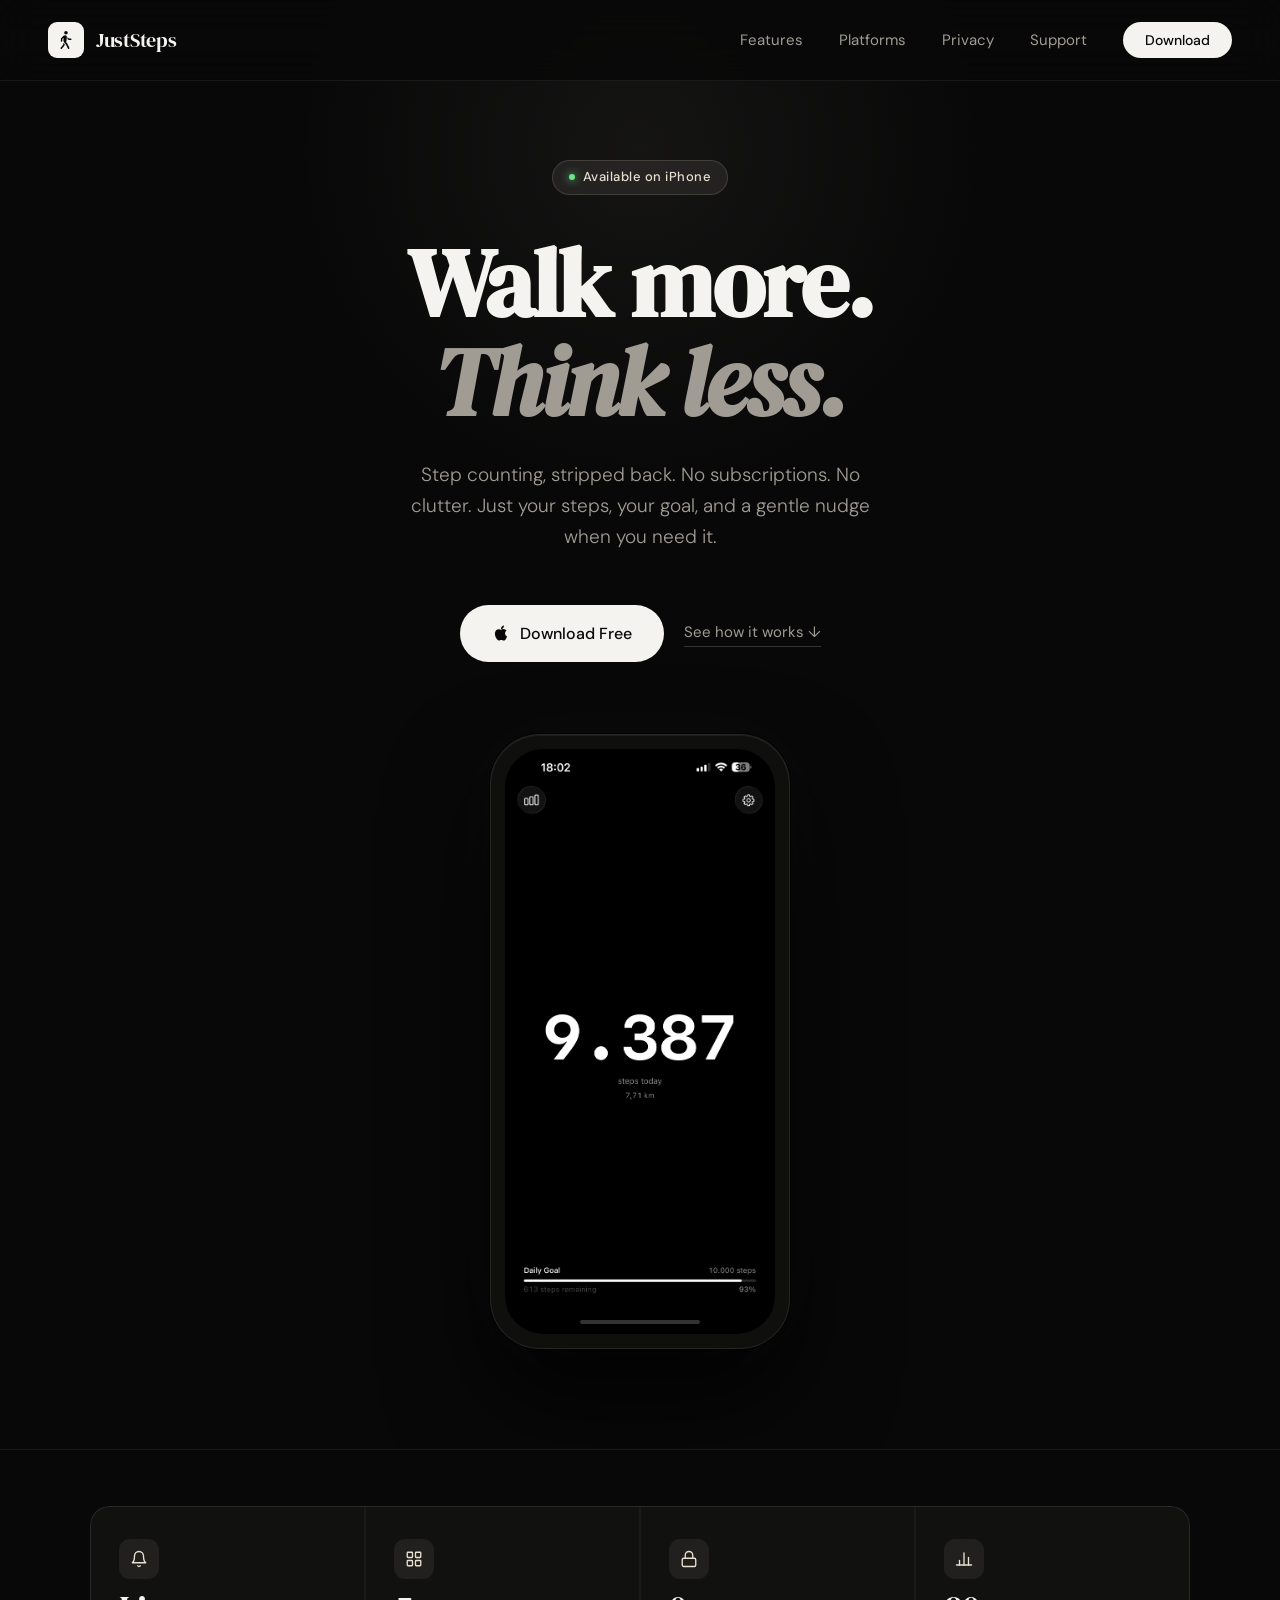
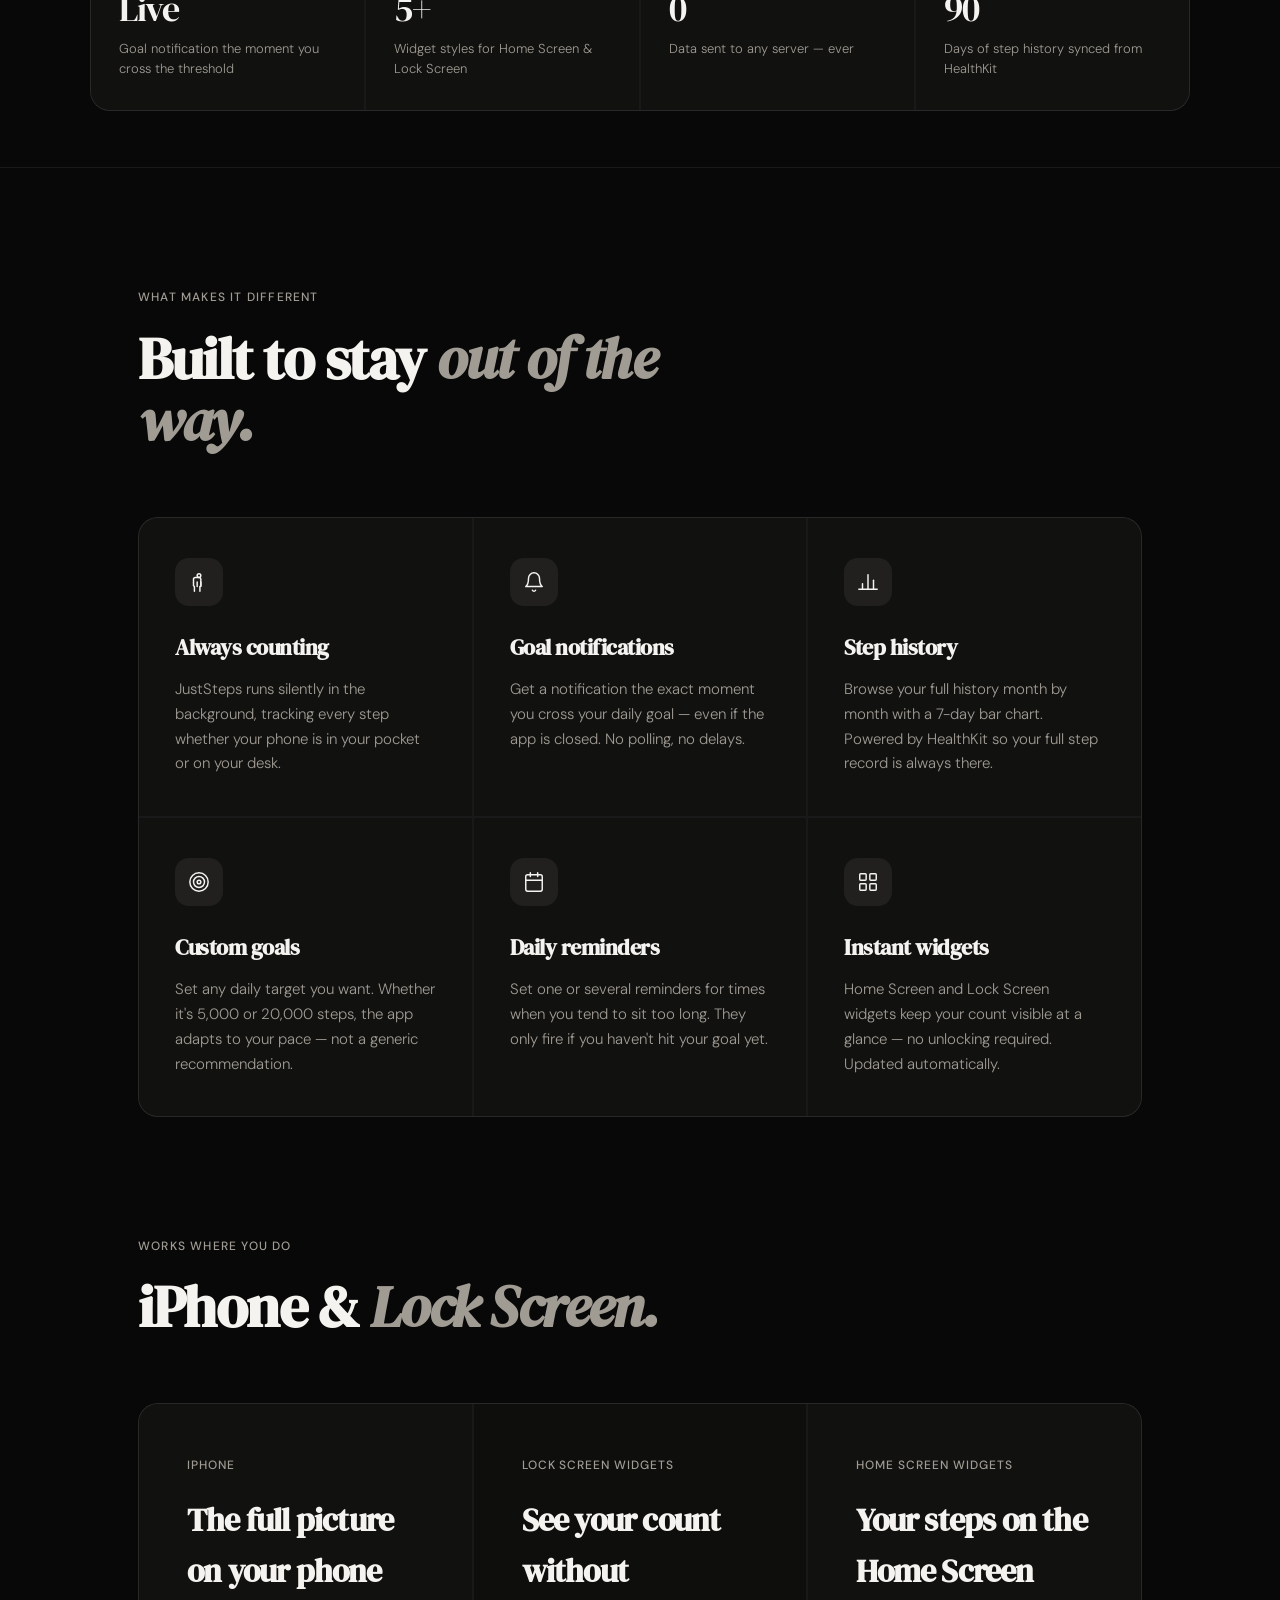
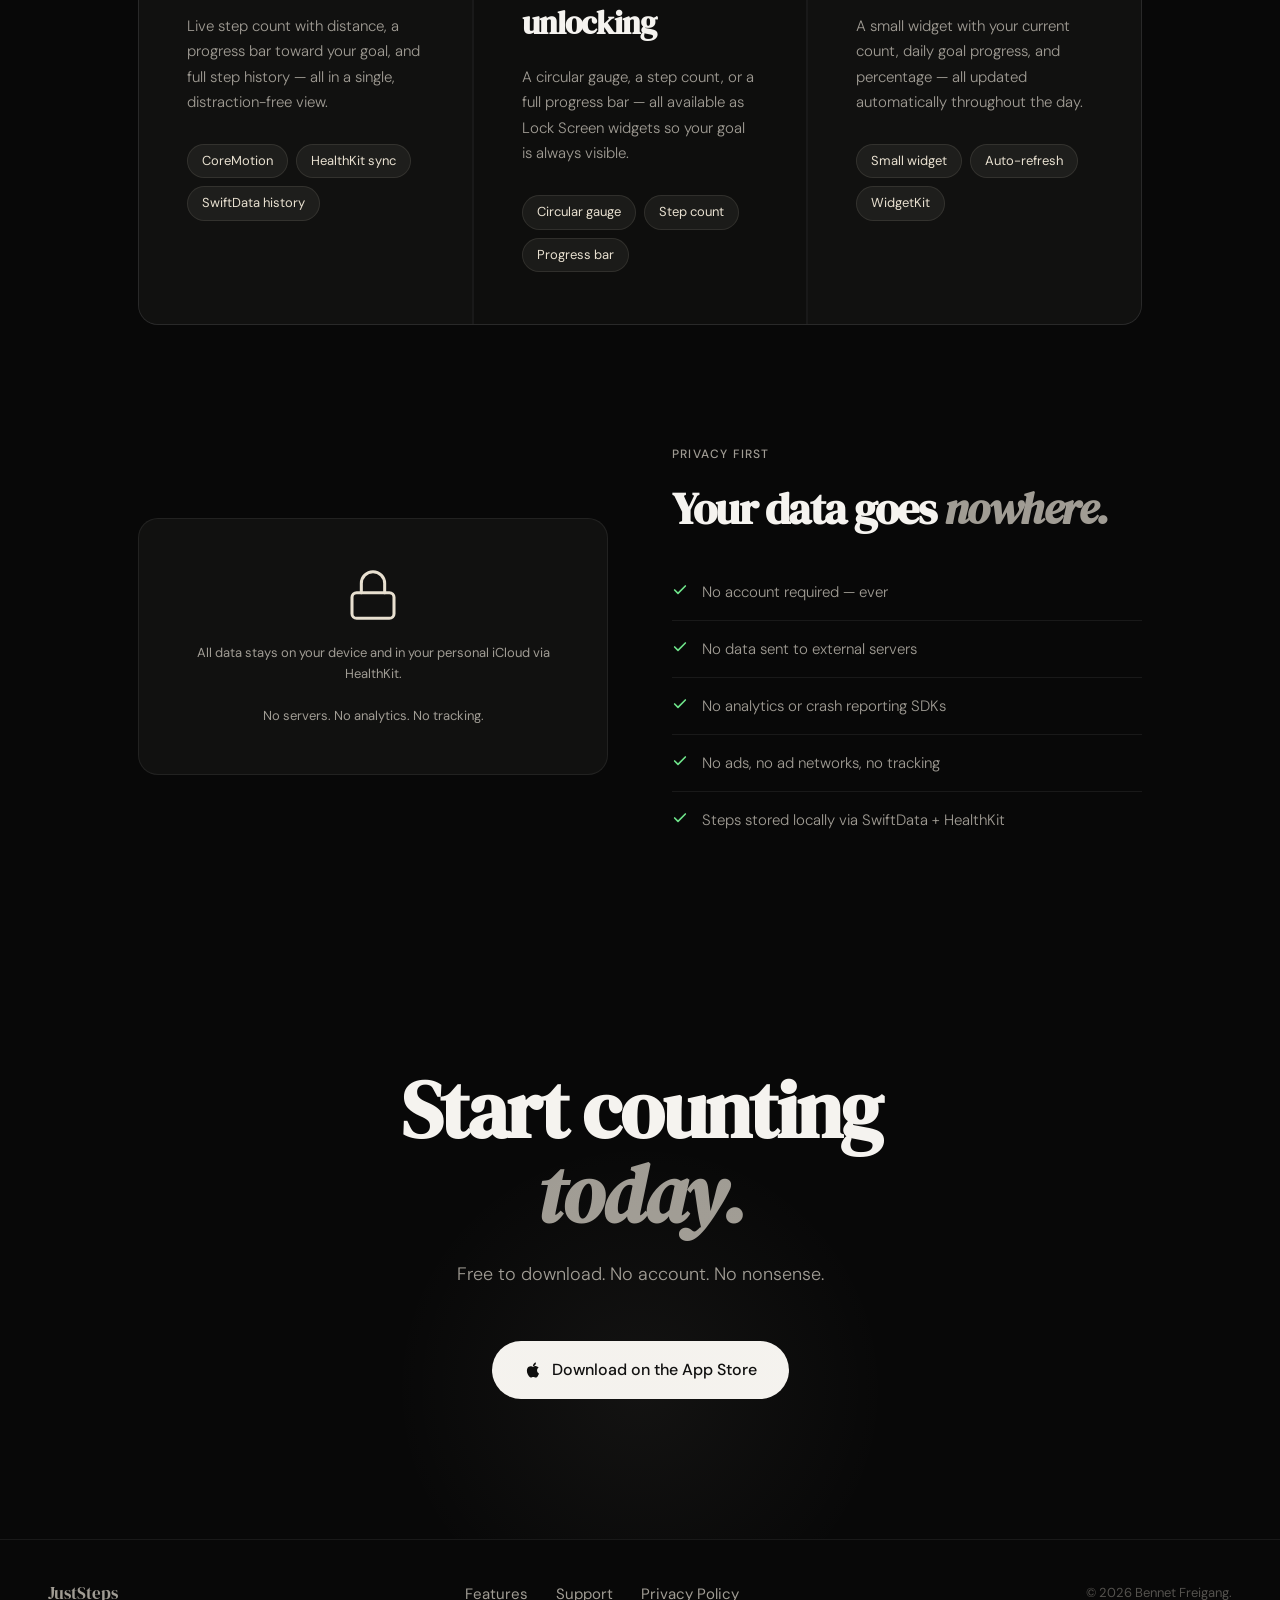
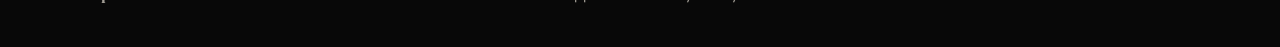
<file: index.html>
<!DOCTYPE html>
<html lang="en">

<head>
  <meta charset="UTF-8" />
  <meta name="viewport" content="width=device-width, initial-scale=1.0" />
  <title>JustSteps — Step Counter for iPhone</title>
  <meta name="description"
    content="Step counting, stripped back. No subscriptions. No clutter. Just your steps, your goal, and a gentle nudge when you need it." />
  <link rel="stylesheet" href="assets/css/main.css">
  <link rel="stylesheet" href="assets/css/index.css">
</head>

<body>

  <!-- NAV -->
  <nav>
    <a href="index.html" class="nav-logo">
      <span class="nav-icon">
        <svg viewBox="0 0 877 1418" fill="none" xmlns="http://www.w3.org/2000/svg">
          <path d="M108.315 1394.53L303.628 1161.62C323.159 1139.16 325.601 1133.79 332.925 1109.86L350.015 1058.59L246.011 928.711L212.808 1082.03L19.4487 1311.04C-42.0747 1383.3 57.5347 1454.59 108.315 1394.53ZM585.855 1375.49C625.405 1456.05 744.546 1406.74 701.089 1319.34L568.276 1049.8C558.511 1029.79 544.351 1008.3 531.655 990.723L447.183 870.605L453.042 852.539C475.991 785.645 484.292 744.629 488.687 678.223L502.358 490.234C508.706 399.902 455.483 333.008 364.663 333.008C296.792 333.008 250.405 368.164 186.929 429.688L87.8081 527.832C55.5816 559.57 44.3511 585.449 41.4214 627.441L29.7027 781.738C26.773 819.824 47.7691 847.168 83.4136 848.145C119.546 850.586 141.03 829.59 144.448 788.574L159.097 619.629L206.948 576.66C224.526 560.547 248.94 570.801 246.987 589.355L236.245 732.422C230.386 804.199 247.476 838.379 297.28 900.391L429.116 1065.43C442.3 1082.52 443.765 1088.87 449.136 1099.61L585.855 1375.49ZM811.44 587.891H661.05L560.464 476.562L550.698 632.812L593.667 675.781C615.151 697.266 632.73 703.613 671.305 703.613H811.44C850.503 703.613 876.383 681.152 876.383 645.508C876.383 610.352 850.015 587.891 811.44 587.891ZM436.929 273.926C513.101 273.926 574.136 212.891 574.136 136.719C574.136 61.0352 513.101 0 436.929 0C361.245 0 299.722 61.0352 299.722 136.719C299.722 212.891 361.245 273.926 436.929 273.926Z" fill="#080808" />
        </svg>
      </span>
      JustSteps
    </a>
    <ul>
      <li><a href="#features">Features</a></li>
      <li><a href="#platforms">Platforms</a></li>
      <li><a href="#privacy">Privacy</a></li>
      <li><a href="support.html">Support</a></li>
      <li><a href="https://apps.apple.com/app/just-steps-step-tracker/id6760553769" class="nav-cta">Download</a></li>
    </ul>
  </nav>

  <!-- HERO -->
  <section class="hero">
    <div class="hero-glow"></div>
    <div class="hero-kicker">Available on iPhone</div>
    <h1>Walk more.<br><em>Think less.</em></h1>
    <p class="hero-sub">Step counting, stripped back. No subscriptions. No clutter. Just your steps, your goal, and a gentle nudge when you need it.</p>
    <div class="hero-actions">
      <a href="https://apps.apple.com/app/just-steps-step-tracker/id6760553769" class="btn-primary">
        <svg width="18" height="18" viewBox="0 0 24 24" fill="currentColor"><path d="M18.71 19.5c-.83 1.24-1.71 2.45-3.05 2.47-1.34.03-1.77-.79-3.29-.79-1.53 0-2 .77-3.27.82-1.31.05-2.3-1.32-3.14-2.53C4.25 17 2.94 12.45 4.7 9.39c.87-1.52 2.43-2.48 4.12-2.51 1.28-.02 2.5.87 3.29.87.78 0 2.26-1.07 3.8-.91.65.03 2.47.26 3.64 1.98-.09.06-2.17 1.28-2.15 3.81.03 3.02 2.65 4.03 2.68 4.04-.03.07-.42 1.44-1.38 2.83M13 3.5c.73-.83 1.94-1.46 2.94-1.5.13 1.17-.34 2.35-1.04 3.19-.69.85-1.83 1.51-2.95 1.42-.15-1.15.41-2.35 1.05-3.11z"/></svg>
        Download Free
      </a>
      <a href="#features" class="btn-secondary">See how it works ↓</a>
    </div>

    <div class="hero-phone">
      <div class="phone-frame">
        <div class="phone-screen">
          <div class="phone-island"></div>
          <img src="assets/img/IMG_6629.PNG" alt="JustSteps App Screenshot" class="phone-screenshot">
          <div class="phone-home-indicator"></div>
        </div>
      </div>
    </div>
  </section>

  <!-- HIGHLIGHTS -->
  <div class="stats-strip reveal">
    <div class="stats-inner">

      <div class="stat-item">
        <div class="stat-icon">
          <svg width="18" height="18" viewBox="0 0 24 24" fill="none" stroke="currentColor" stroke-width="1.8" stroke-linecap="round" stroke-linejoin="round"><path d="M18 8A6 6 0 0 0 6 8c0 7-3 9-3 9h18s-3-2-3-9"/><path d="M13.73 21a2 2 0 0 1-3.46 0"/></svg>
        </div>
        <div class="stat-number">Live</div>
        <div class="stat-label">Goal notification the moment you cross the threshold</div>
      </div>

      <div class="stat-item">
        <div class="stat-icon">
          <svg width="18" height="18" viewBox="0 0 24 24" fill="none" stroke="currentColor" stroke-width="1.8" stroke-linecap="round" stroke-linejoin="round"><rect x="3" y="3" width="7" height="7" rx="1"/><rect x="14" y="3" width="7" height="7" rx="1"/><rect x="3" y="14" width="7" height="7" rx="1"/><rect x="14" y="14" width="7" height="7" rx="1"/></svg>
        </div>
        <div class="stat-number">5+</div>
        <div class="stat-label">Widget styles for Home Screen &amp; Lock Screen</div>
      </div>

      <div class="stat-item">
        <div class="stat-icon">
          <svg width="18" height="18" viewBox="0 0 24 24" fill="none" stroke="currentColor" stroke-width="1.8" stroke-linecap="round" stroke-linejoin="round"><rect x="3" y="11" width="18" height="11" rx="2"/><path d="M7 11V7a5 5 0 0 1 10 0v4"/></svg>
        </div>
        <div class="stat-number">0</div>
        <div class="stat-label">Data sent to any server — ever</div>
      </div>

      <div class="stat-item">
        <div class="stat-icon">
          <svg width="18" height="18" viewBox="0 0 24 24" fill="none" stroke="currentColor" stroke-width="1.8" stroke-linecap="round" stroke-linejoin="round"><line x1="18" y1="20" x2="18" y2="10"/><line x1="12" y1="20" x2="12" y2="4"/><line x1="6" y1="20" x2="6" y2="14"/><line x1="2" y1="20" x2="22" y2="20"/></svg>
        </div>
        <div class="stat-number">90</div>
        <div class="stat-label">Days of step history synced from HealthKit</div>
      </div>

    </div>
  </div>

  <!-- FEATURES -->
  <section class="section" id="features">
    <div class="section-label reveal">What makes it different</div>
    <h2 class="section-title reveal">Built to stay <em>out of the way.</em></h2>
    <div class="features-grid reveal">

      <div class="feature-card">
        <div class="feature-icon">
          <svg width="22" height="22" viewBox="0 0 24 24" fill="none" stroke="currentColor" stroke-width="1.6" stroke-linecap="round" stroke-linejoin="round">
            <circle cx="12" cy="5" r="2"/><path d="M7 22v-5l-1-1V9a2 2 0 0 1 2-2h4a2 2 0 0 1 2 2v7l-1 1v5"/><line x1="10" y1="12" x2="10" y2="17"/><line x1="14" y1="12" x2="14" y2="17"/>
          </svg>
        </div>
        <h3>Always counting</h3>
        <p>JustSteps runs silently in the background, tracking every step whether your phone is in your pocket or on your desk.</p>
      </div>

      <div class="feature-card">
        <div class="feature-icon">
          <svg width="22" height="22" viewBox="0 0 24 24" fill="none" stroke="currentColor" stroke-width="1.6" stroke-linecap="round" stroke-linejoin="round">
            <path d="M18 8A6 6 0 0 0 6 8c0 7-3 9-3 9h18s-3-2-3-9"/><path d="M13.73 21a2 2 0 0 1-3.46 0"/>
          </svg>
        </div>
        <h3>Goal notifications</h3>
        <p>Get a notification the exact moment you cross your daily goal — even if the app is closed. No polling, no delays.</p>
      </div>

      <div class="feature-card">
        <div class="feature-icon">
          <svg width="22" height="22" viewBox="0 0 24 24" fill="none" stroke="currentColor" stroke-width="1.6" stroke-linecap="round" stroke-linejoin="round">
            <line x1="18" y1="20" x2="18" y2="10"/><line x1="12" y1="20" x2="12" y2="4"/><line x1="6" y1="20" x2="6" y2="14"/><line x1="2" y1="20" x2="22" y2="20"/>
          </svg>
        </div>
        <h3>Step history</h3>
        <p>Browse your full history month by month with a 7-day bar chart. Powered by HealthKit so your full step record is always there.</p>
      </div>

      <div class="feature-card">
        <div class="feature-icon">
          <svg width="22" height="22" viewBox="0 0 24 24" fill="none" stroke="currentColor" stroke-width="1.6" stroke-linecap="round" stroke-linejoin="round">
            <circle cx="12" cy="12" r="10"/><circle cx="12" cy="12" r="6"/><circle cx="12" cy="12" r="2"/>
          </svg>
        </div>
        <h3>Custom goals</h3>
        <p>Set any daily target you want. Whether it's 5,000 or 20,000 steps, the app adapts to your pace — not a generic recommendation.</p>
      </div>

      <div class="feature-card">
        <div class="feature-icon">
          <svg width="22" height="22" viewBox="0 0 24 24" fill="none" stroke="currentColor" stroke-width="1.6" stroke-linecap="round" stroke-linejoin="round">
            <rect x="3" y="4" width="18" height="18" rx="2" ry="2"/><line x1="16" y1="2" x2="16" y2="6"/><line x1="8" y1="2" x2="8" y2="6"/><line x1="3" y1="10" x2="21" y2="10"/>
          </svg>
        </div>
        <h3>Daily reminders</h3>
        <p>Set one or several reminders for times when you tend to sit too long. They only fire if you haven't hit your goal yet.</p>
      </div>

      <div class="feature-card">
        <div class="feature-icon">
          <svg width="22" height="22" viewBox="0 0 24 24" fill="none" stroke="currentColor" stroke-width="1.6" stroke-linecap="round" stroke-linejoin="round">
            <rect x="3" y="3" width="7" height="7" rx="1"/><rect x="14" y="3" width="7" height="7" rx="1"/><rect x="3" y="14" width="7" height="7" rx="1"/><rect x="14" y="14" width="7" height="7" rx="1"/>
          </svg>
        </div>
        <h3>Instant widgets</h3>
        <p>Home Screen and Lock Screen widgets keep your count visible at a glance — no unlocking required. Updated automatically.</p>
      </div>

    </div>
  </section>

  <!-- PLATFORMS -->
  <section class="section" id="platforms" style="padding-top: 0;">
    <div class="section-label reveal">Works where you do</div>
    <h2 class="section-title reveal">iPhone &amp; <em>Lock Screen.</em></h2>
    <div class="platform-grid platform-grid--three reveal">

      <div class="platform-card">
        <div class="platform-eyebrow">iPhone</div>
        <h3>The full picture on your phone</h3>
        <p>Live step count with distance, a progress bar toward your goal, and full step history — all in a single, distraction-free view.</p>
        <div class="platform-pill-list">
          <span class="platform-pill">CoreMotion</span>
          <span class="platform-pill">HealthKit sync</span>
          <span class="platform-pill">SwiftData history</span>
        </div>
      </div>

      <div class="platform-card dark">
        <div class="platform-eyebrow">Lock Screen Widgets</div>
        <h3>See your count without unlocking</h3>
        <p>A circular gauge, a step count, or a full progress bar — all available as Lock Screen widgets so your goal is always visible.</p>
        <div class="platform-pill-list">
          <span class="platform-pill">Circular gauge</span>
          <span class="platform-pill">Step count</span>
          <span class="platform-pill">Progress bar</span>
        </div>
      </div>

      <div class="platform-card">
        <div class="platform-eyebrow">Home Screen Widgets</div>
        <h3>Your steps on the Home Screen</h3>
        <p>A small widget with your current count, daily goal progress, and percentage — all updated automatically throughout the day.</p>
        <div class="platform-pill-list">
          <span class="platform-pill">Small widget</span>
          <span class="platform-pill">Auto-refresh</span>
          <span class="platform-pill">WidgetKit</span>
        </div>
      </div>

    </div>
  </section>

  <!-- PRIVACY -->
  <div class="privacy-section" id="privacy">
    <div class="privacy-visual reveal">
      <div class="lock-icon">
        <svg width="56" height="56" viewBox="0 0 24 24" fill="none" stroke="currentColor" stroke-width="1.3" stroke-linecap="round" stroke-linejoin="round">
          <rect x="3" y="11" width="18" height="11" rx="2" ry="2"/>
          <path d="M7 11V7a5 5 0 0 1 10 0v4"/>
        </svg>
      </div>
      <p>All data stays on your device and in your personal iCloud via HealthKit.<br><br>No servers. No analytics. No tracking.</p>
    </div>
    <div class="privacy-content reveal">
      <div class="section-label">Privacy first</div>
      <h2 class="section-title">Your data goes <em>nowhere.</em></h2>
      <ul class="privacy-list">
        <li><span class="check"><svg width="16" height="16" viewBox="0 0 24 24" fill="none" stroke="#6ee38a" stroke-width="2.5" stroke-linecap="round" stroke-linejoin="round"><polyline points="20 6 9 17 4 12"/></svg></span> No account required — ever</li>
        <li><span class="check"><svg width="16" height="16" viewBox="0 0 24 24" fill="none" stroke="#6ee38a" stroke-width="2.5" stroke-linecap="round" stroke-linejoin="round"><polyline points="20 6 9 17 4 12"/></svg></span> No data sent to external servers</li>
        <li><span class="check"><svg width="16" height="16" viewBox="0 0 24 24" fill="none" stroke="#6ee38a" stroke-width="2.5" stroke-linecap="round" stroke-linejoin="round"><polyline points="20 6 9 17 4 12"/></svg></span> No analytics or crash reporting SDKs</li>
        <li><span class="check"><svg width="16" height="16" viewBox="0 0 24 24" fill="none" stroke="#6ee38a" stroke-width="2.5" stroke-linecap="round" stroke-linejoin="round"><polyline points="20 6 9 17 4 12"/></svg></span> No ads, no ad networks, no tracking</li>
        <li><span class="check"><svg width="16" height="16" viewBox="0 0 24 24" fill="none" stroke="#6ee38a" stroke-width="2.5" stroke-linecap="round" stroke-linejoin="round"><polyline points="20 6 9 17 4 12"/></svg></span> Steps stored locally via SwiftData + HealthKit</li>
      </ul>
    </div>
  </div>

  <!-- CTA -->
  <section class="cta-section" id="download">
    <div class="cta-glow"></div>
    <h2>Start counting <em>today.</em></h2>
    <p>Free to download. No account. No nonsense.</p>
    <div class="cta-actions">
      <a href="https://apps.apple.com/app/just-steps-step-tracker/id6760553769" class="btn-primary">
        <svg width="18" height="18" viewBox="0 0 24 24" fill="currentColor"><path d="M18.71 19.5c-.83 1.24-1.71 2.45-3.05 2.47-1.34.03-1.77-.79-3.29-.79-1.53 0-2 .77-3.27.82-1.31.05-2.3-1.32-3.14-2.53C4.25 17 2.94 12.45 4.7 9.39c.87-1.52 2.43-2.48 4.12-2.51 1.28-.02 2.5.87 3.29.87.78 0 2.26-1.07 3.8-.91.65.03 2.47.26 3.64 1.98-.09.06-2.17 1.28-2.15 3.81.03 3.02 2.65 4.03 2.68 4.04-.03.07-.42 1.44-1.38 2.83M13 3.5c.73-.83 1.94-1.46 2.94-1.5.13 1.17-.34 2.35-1.04 3.19-.69.85-1.83 1.51-2.95 1.42-.15-1.15.41-2.35 1.05-3.11z"/></svg>
        Download on the App Store
      </a>
    </div>
  </section>

  <!-- FOOTER -->
  <footer>
    <span class="footer-logo">JustSteps</span>
    <nav>
      <ul>
        <li><a href="#features">Features</a></li>
        <li><a href="support.html">Support</a></li>
        <li><a href="support.html#privacy">Privacy Policy</a></li>
      </ul>
    </nav>
    <span class="footer-copy">© 2026 Bennet Freigang.</span>
  </footer>

  <script src="assets/js/main.js"></script>
</body>
</html>
</file>
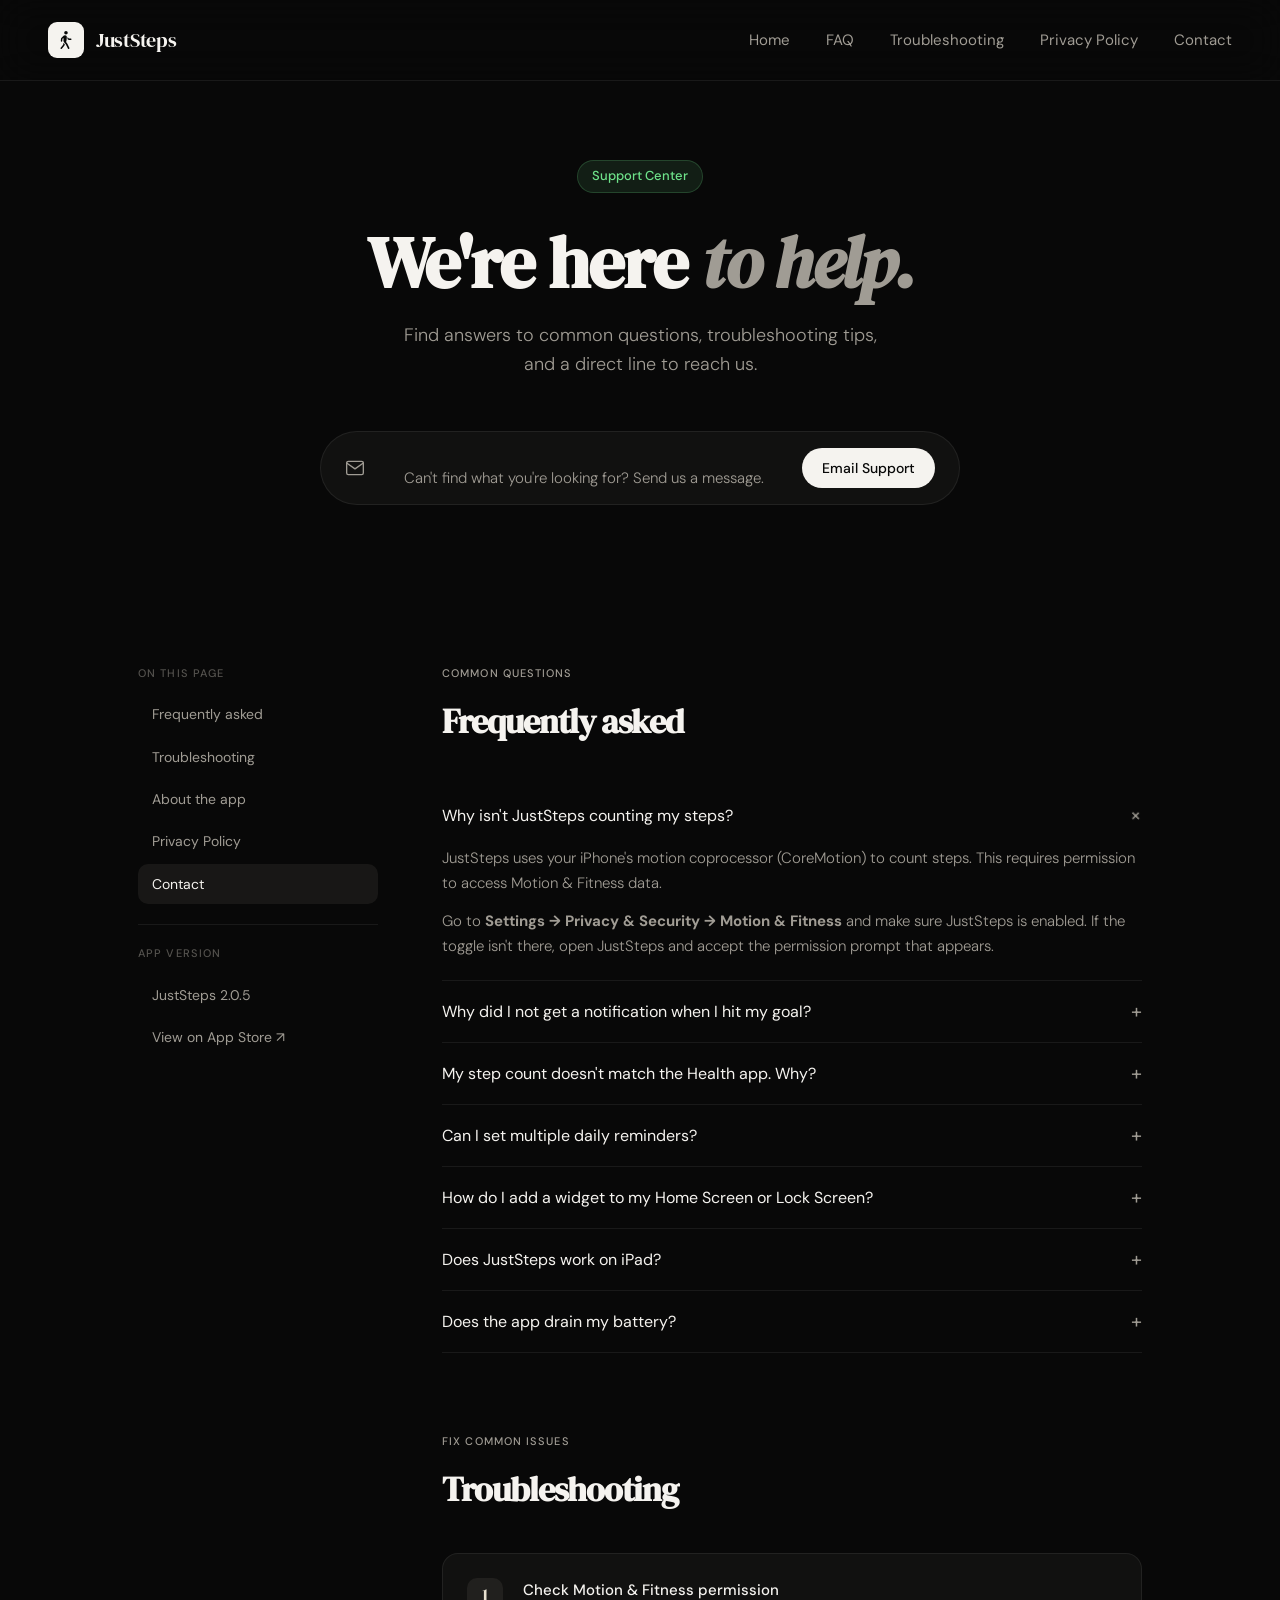
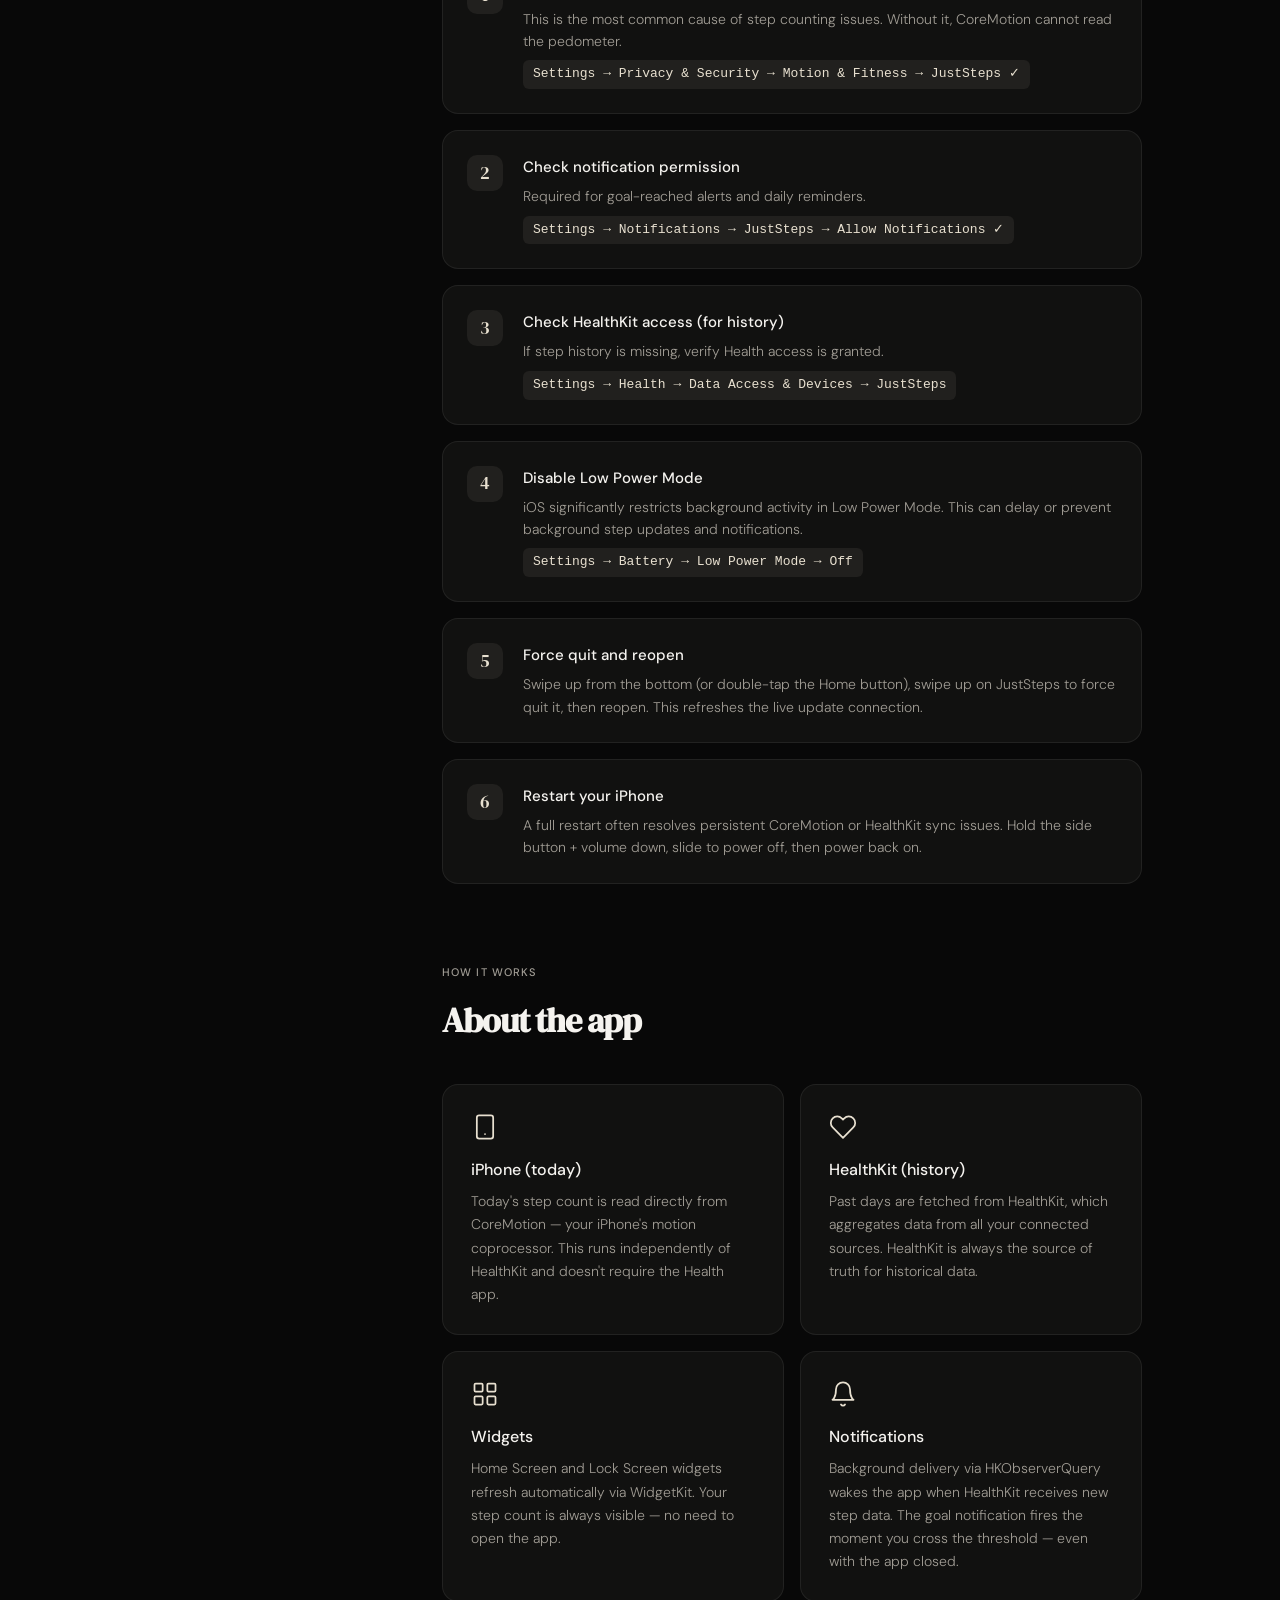
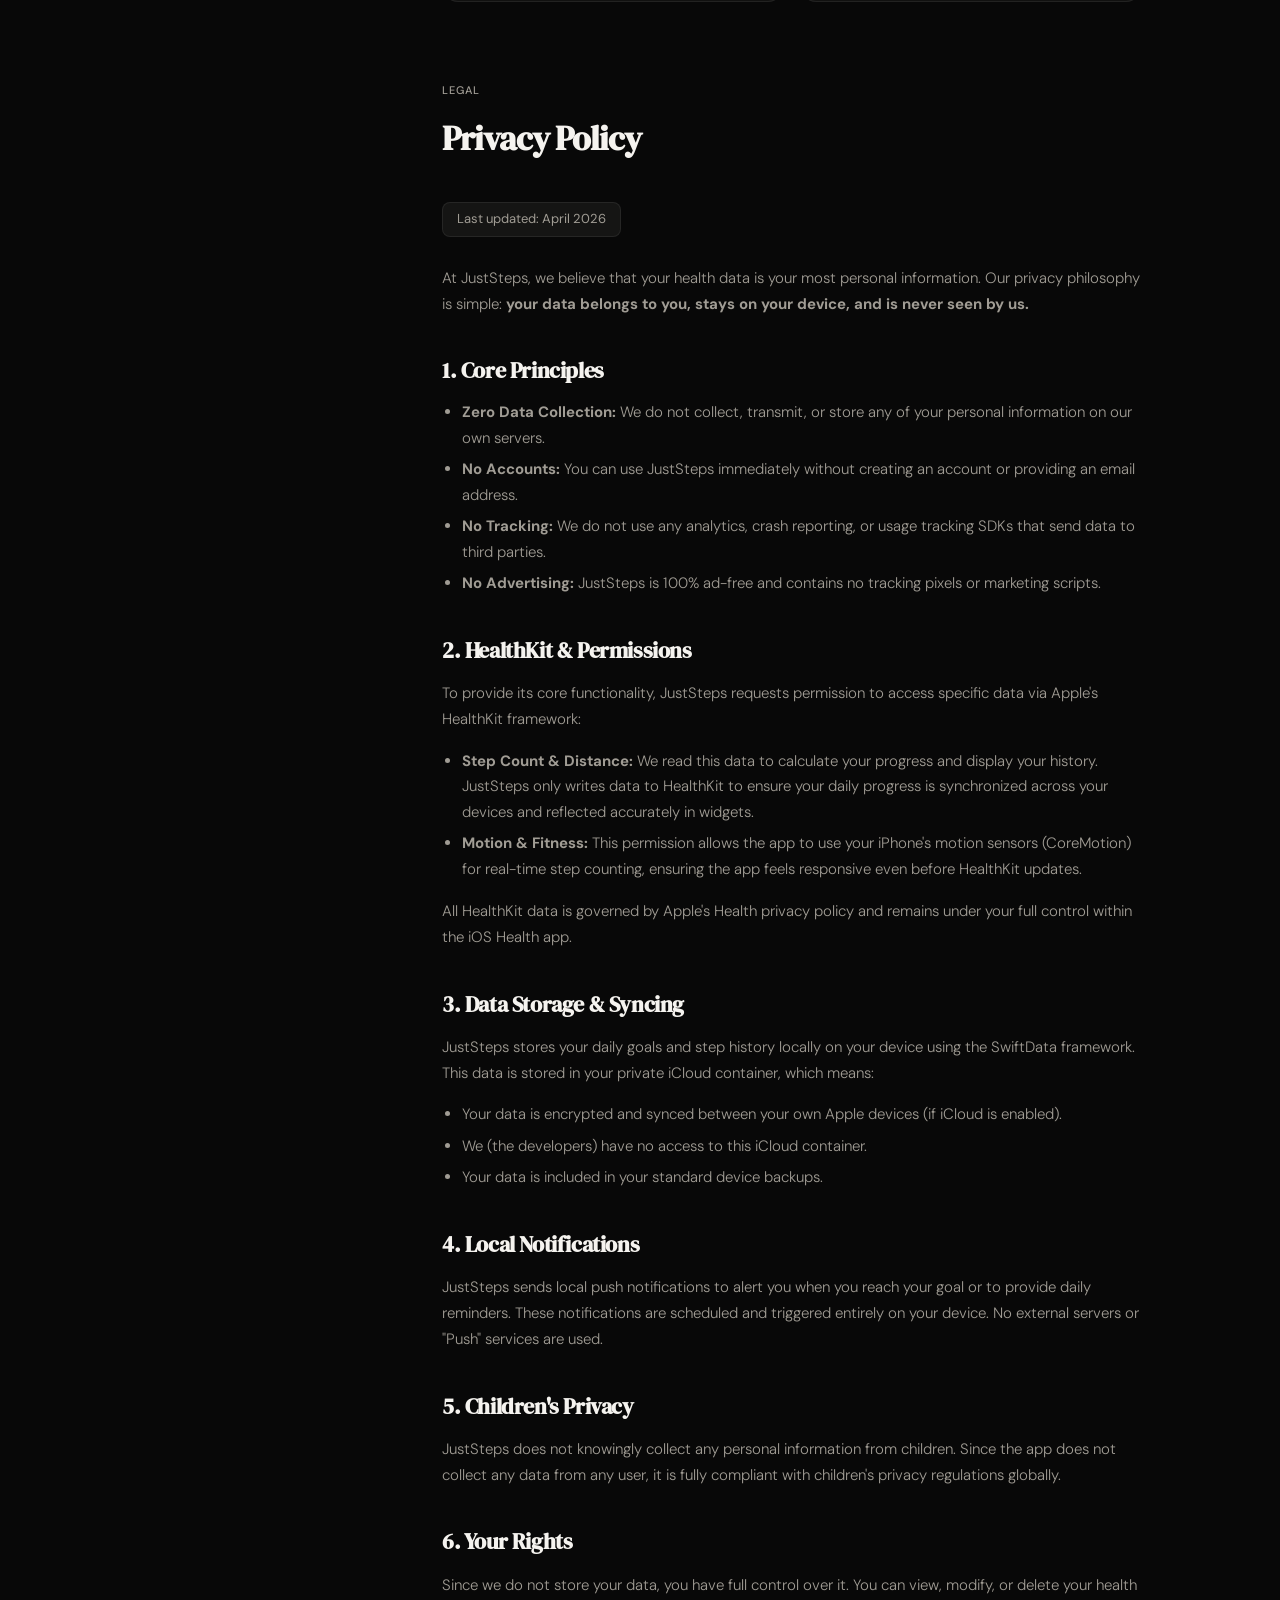
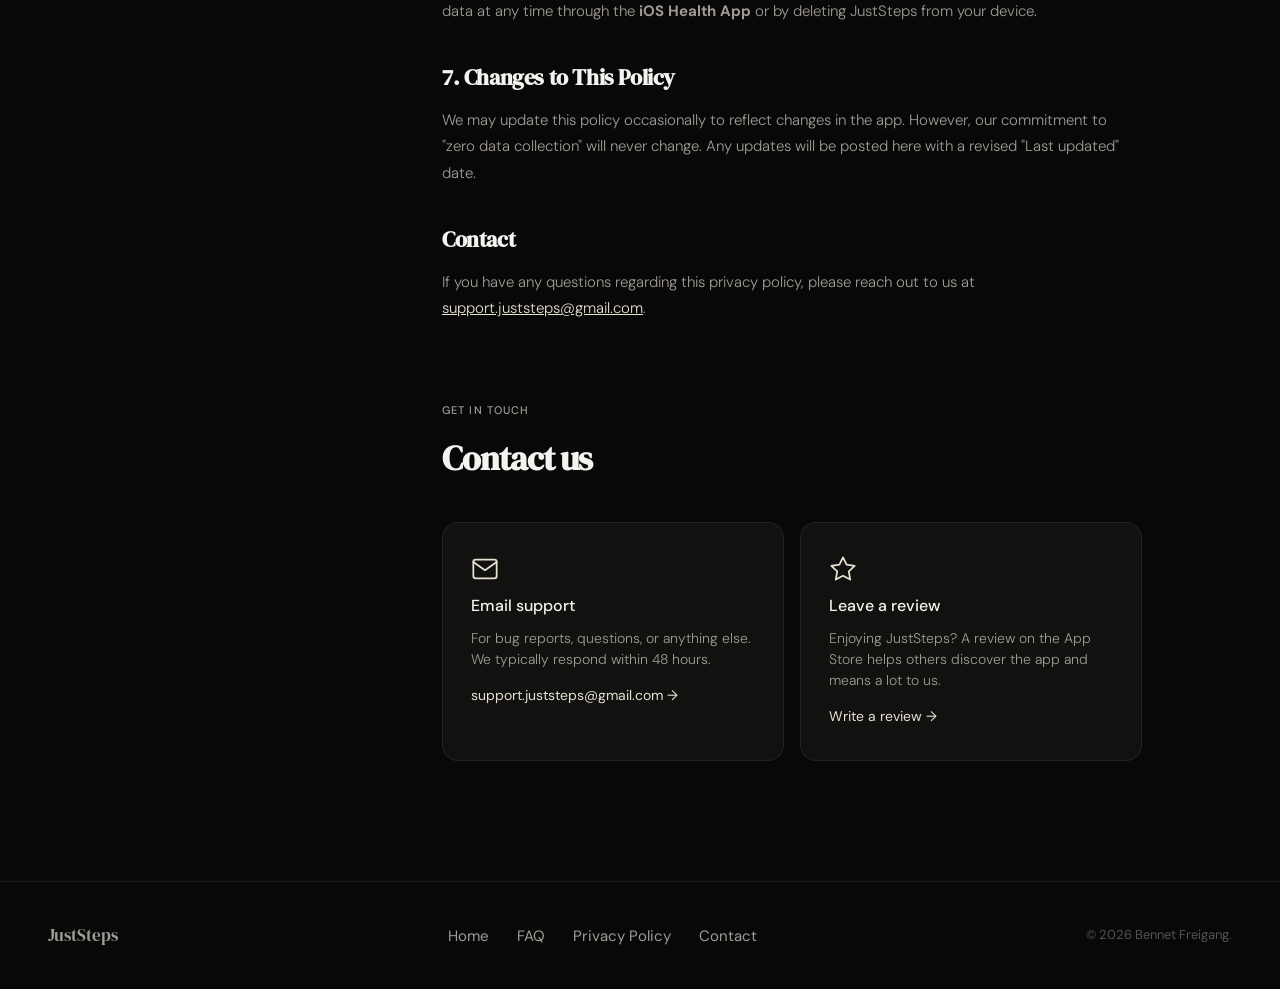
<file: support.html>
<!DOCTYPE html>
<html lang="en">
<head>
  <meta charset="UTF-8" />
  <meta name="viewport" content="width=device-width, initial-scale=1.0" />
  <title>Support — JustSteps</title>
  <meta name="description" content="Get help with JustSteps. Find answers to common questions, troubleshooting tips, and contact support." />
  <link rel="stylesheet" href="assets/css/main.css">
  <link rel="stylesheet" href="assets/css/support.css">
</head>
<body>

  <!-- NAV -->
  <nav>
    <a href="index.html" class="nav-logo">
      <span class="nav-icon">
        <svg viewBox="0 0 877 1418" fill="none" xmlns="http://www.w3.org/2000/svg">
          <path d="M108.315 1394.53L303.628 1161.62C323.159 1139.16 325.601 1133.79 332.925 1109.86L350.015 1058.59L246.011 928.711L212.808 1082.03L19.4487 1311.04C-42.0747 1383.3 57.5347 1454.59 108.315 1394.53ZM585.855 1375.49C625.405 1456.05 744.546 1406.74 701.089 1319.34L568.276 1049.8C558.511 1029.79 544.351 1008.3 531.655 990.723L447.183 870.605L453.042 852.539C475.991 785.645 484.292 744.629 488.687 678.223L502.358 490.234C508.706 399.902 455.483 333.008 364.663 333.008C296.792 333.008 250.405 368.164 186.929 429.688L87.8081 527.832C55.5816 559.57 44.3511 585.449 41.4214 627.441L29.7027 781.738C26.773 819.824 47.7691 847.168 83.4136 848.145C119.546 850.586 141.03 829.59 144.448 788.574L159.097 619.629L206.948 576.66C224.526 560.547 248.94 570.801 246.987 589.355L236.245 732.422C230.386 804.199 247.476 838.379 297.28 900.391L429.116 1065.43C442.3 1082.52 443.765 1088.87 449.136 1099.61L585.855 1375.49ZM811.44 587.891H661.05L560.464 476.562L550.698 632.812L593.667 675.781C615.151 697.266 632.73 703.613 671.305 703.613H811.44C850.503 703.613 876.383 681.152 876.383 645.508C876.383 610.352 850.015 587.891 811.44 587.891ZM436.929 273.926C513.101 273.926 574.136 212.891 574.136 136.719C574.136 61.0352 513.101 0 436.929 0C361.245 0 299.722 61.0352 299.722 136.719C299.722 212.891 361.245 273.926 436.929 273.926Z" fill="#080808"/>
        </svg>
      </span>
      JustSteps
    </a>
    <ul>
      <li><a href="index.html">Home</a></li>
      <li><a href="#faq">FAQ</a></li>
      <li><a href="#troubleshooting">Troubleshooting</a></li>
      <li><a href="#privacy">Privacy Policy</a></li>
      <li><a href="#contact">Contact</a></li>
    </ul>
  </nav>

  <!-- HERO -->
  <div class="support-hero">
    <div class="tag">Support Center</div>
    <h1>We're here <em>to help.</em></h1>
    <p>Find answers to common questions, troubleshooting tips, and a direct line to reach us.</p>
    <div class="contact-bar">
      <span class="contact-bar-icon">
        <svg width="20" height="20" viewBox="0 0 24 24" fill="none" stroke="currentColor" stroke-width="1.6" stroke-linecap="round" stroke-linejoin="round">
          <path d="M4 4h16c1.1 0 2 .9 2 2v12c0 1.1-.9 2-2 2H4c-1.1 0-2-.9-2-2V6c0-1.1.9-2 2-2z"/><polyline points="22,6 12,13 2,6"/>
        </svg>
      </span>
      <p>Can't find what you're looking for? Send us a message.</p>
      <a href="mailto:support.juststeps@gmail.com">Email Support</a>
    </div>
  </div>

  <!-- BODY -->
  <div class="support-body">

    <!-- SIDEBAR -->
    <aside class="sidebar">
      <div class="sidebar-label">On this page</div>
      <ul>
        <li><a href="#faq" class="active">Frequently asked</a></li>
        <li><a href="#troubleshooting">Troubleshooting</a></li>
        <li><a href="#about">About the app</a></li>
        <li><a href="#privacy">Privacy Policy</a></li>
        <li><a href="#contact">Contact</a></li>
      </ul>
      <div class="sidebar-divider"></div>
      <div class="sidebar-label">App version</div>
      <ul>
        <li><a href="#" style="cursor: default;">JustSteps 2.0.5</a></li>
        <li><a href="https://apps.apple.com/app/just-steps-step-tracker/id6760553769" target="_blank">View on App Store ↗</a></li>
      </ul>
    </aside>

    <!-- CONTENT -->
    <main class="support-content">

      <!-- FAQ -->
      <section id="faq">
        <div class="content-label">Common questions</div>
        <h2 class="content-title">Frequently asked</h2>

        <div class="faq-item open">
          <button class="faq-q">
            Why isn't JustSteps counting my steps?
            <span class="faq-icon">+</span>
          </button>
          <div class="faq-a">
            <p>JustSteps uses your iPhone's motion coprocessor (CoreMotion) to count steps. This requires permission to access Motion &amp; Fitness data.</p>
            <p>Go to <strong>Settings → Privacy &amp; Security → Motion &amp; Fitness</strong> and make sure JustSteps is enabled. If the toggle isn't there, open JustSteps and accept the permission prompt that appears.</p>
          </div>
        </div>

        <div class="faq-item">
          <button class="faq-q">
            Why did I not get a notification when I hit my goal?
            <span class="faq-icon">+</span>
          </button>
          <div class="faq-a">
            <p>Goal notifications require two things: Motion &amp; Fitness permission (to count steps in the background) and Notification permission (to send the alert).</p>
            <p>Check both in <strong>Settings → Privacy &amp; Security → Motion &amp; Fitness</strong> and <strong>Settings → Notifications → JustSteps</strong>. Also make sure Low Power Mode is off, as it can delay background activity.</p>
          </div>
        </div>

        <div class="faq-item">
          <button class="faq-q">
            My step count doesn't match the Health app. Why?
            <span class="faq-icon">+</span>
          </button>
          <div class="faq-a">
            <p>JustSteps uses CoreMotion directly for today's steps, while the Health app may aggregate data from multiple sources (third-party apps, etc.). Small differences are normal.</p>
            <p>For history beyond today, JustSteps reads from HealthKit, so past days should match. Make sure HealthKit access is enabled in <strong>Settings → Health → Data Access &amp; Devices → JustSteps</strong>.</p>
          </div>
        </div>

        <div class="faq-item">
          <button class="faq-q">
            Can I set multiple daily reminders?
            <span class="faq-icon">+</span>
          </button>
          <div class="faq-a">
            <p>Yes! Open the app, tap the gear icon to open Settings, then enable Daily Reminders. You can tap <strong>Add Reminder</strong> to add as many times as you like. Each reminder only fires if you haven't reached your goal yet.</p>
          </div>
        </div>

        <div class="faq-item">
          <button class="faq-q">
            How do I add a widget to my Home Screen or Lock Screen?
            <span class="faq-icon">+</span>
          </button>
          <div class="faq-a">
            <p>Long-press your Home Screen → tap the + in the top left → search for <strong>JustSteps</strong> → choose a widget size and tap Add Widget.</p>
            <p>For the Lock Screen, swipe to your Lock Screen, long-press, tap Customize → Lock Screen, then tap the widget area below the clock.</p>
          </div>
        </div>

        <div class="faq-item">
          <button class="faq-q">
            Does JustSteps work on iPad?
            <span class="faq-icon">+</span>
          </button>
          <div class="faq-a">
            <p>JustSteps is designed for iPhone. Most iPads do not have the motion coprocessor needed for accurate step counting, so the app is not optimised for iPad use.</p>
          </div>
        </div>

        <div class="faq-item">
          <button class="faq-q">
            Does the app drain my battery?
            <span class="faq-icon">+</span>
          </button>
          <div class="faq-a">
            <p>JustSteps is built to be as battery-efficient as possible. Step counting via CoreMotion uses the dedicated motion coprocessor — a low-power chip that runs even when the main CPU is idle. The impact on battery life is minimal.</p>
          </div>
        </div>
      </section>

      <!-- TROUBLESHOOTING -->
      <section id="troubleshooting">
        <div class="content-label">Fix common issues</div>
        <h2 class="content-title">Troubleshooting</h2>

        <div class="steps-list">
          <div class="step-card">
            <div class="step-num">1</div>
            <div>
              <h4>Check Motion &amp; Fitness permission</h4>
              <p>This is the most common cause of step counting issues. Without it, CoreMotion cannot read the pedometer.</p>
              <code>Settings → Privacy &amp; Security → Motion &amp; Fitness → JustSteps ✓</code>
            </div>
          </div>
          <div class="step-card">
            <div class="step-num">2</div>
            <div>
              <h4>Check notification permission</h4>
              <p>Required for goal-reached alerts and daily reminders.</p>
              <code>Settings → Notifications → JustSteps → Allow Notifications ✓</code>
            </div>
          </div>
          <div class="step-card">
            <div class="step-num">3</div>
            <div>
              <h4>Check HealthKit access (for history)</h4>
              <p>If step history is missing, verify Health access is granted.</p>
              <code>Settings → Health → Data Access &amp; Devices → JustSteps</code>
            </div>
          </div>
          <div class="step-card">
            <div class="step-num">4</div>
            <div>
              <h4>Disable Low Power Mode</h4>
              <p>iOS significantly restricts background activity in Low Power Mode. This can delay or prevent background step updates and notifications.</p>
              <code>Settings → Battery → Low Power Mode → Off</code>
            </div>
          </div>
          <div class="step-card">
            <div class="step-num">5</div>
            <div>
              <h4>Force quit and reopen</h4>
              <p>Swipe up from the bottom (or double-tap the Home button), swipe up on JustSteps to force quit it, then reopen. This refreshes the live update connection.</p>
            </div>
          </div>
          <div class="step-card">
            <div class="step-num">6</div>
            <div>
              <h4>Restart your iPhone</h4>
              <p>A full restart often resolves persistent CoreMotion or HealthKit sync issues. Hold the side button + volume down, slide to power off, then power back on.</p>
            </div>
          </div>
        </div>
      </section>

      <!-- ABOUT -->
      <section id="about">
        <div class="content-label">How it works</div>
        <h2 class="content-title">About the app</h2>
        <div class="info-grid">
          <div class="info-card">
            <div class="ic-icon">
              <svg width="28" height="28" viewBox="0 0 24 24" fill="none" stroke="currentColor" stroke-width="1.5" stroke-linecap="round" stroke-linejoin="round">
                <rect x="5" y="2" width="14" height="20" rx="2" ry="2"/><line x1="12" y1="18" x2="12.01" y2="18"/>
              </svg>
            </div>
            <h4>iPhone (today)</h4>
            <p>Today's step count is read directly from CoreMotion — your iPhone's motion coprocessor. This runs independently of HealthKit and doesn't require the Health app.</p>
          </div>
          <div class="info-card">
            <div class="ic-icon">
              <svg width="28" height="28" viewBox="0 0 24 24" fill="none" stroke="currentColor" stroke-width="1.5" stroke-linecap="round" stroke-linejoin="round">
                <path d="M20.84 4.61a5.5 5.5 0 0 0-7.78 0L12 5.67l-1.06-1.06a5.5 5.5 0 0 0-7.78 7.78l1.06 1.06L12 21.23l7.78-7.78 1.06-1.06a5.5 5.5 0 0 0 0-7.78z"/>
              </svg>
            </div>
            <h4>HealthKit (history)</h4>
            <p>Past days are fetched from HealthKit, which aggregates data from all your connected sources. HealthKit is always the source of truth for historical data.</p>
          </div>
          <div class="info-card">
            <div class="ic-icon">
              <svg width="28" height="28" viewBox="0 0 24 24" fill="none" stroke="currentColor" stroke-width="1.5" stroke-linecap="round" stroke-linejoin="round">
                <rect x="3" y="3" width="7" height="7" rx="1"/><rect x="14" y="3" width="7" height="7" rx="1"/><rect x="3" y="14" width="7" height="7" rx="1"/><rect x="14" y="14" width="7" height="7" rx="1"/>
              </svg>
            </div>
            <h4>Widgets</h4>
            <p>Home Screen and Lock Screen widgets refresh automatically via WidgetKit. Your step count is always visible — no need to open the app.</p>
          </div>
          <div class="info-card">
            <div class="ic-icon">
              <svg width="28" height="28" viewBox="0 0 24 24" fill="none" stroke="currentColor" stroke-width="1.5" stroke-linecap="round" stroke-linejoin="round">
                <path d="M18 8A6 6 0 0 0 6 8c0 7-3 9-3 9h18s-3-2-3-9"/><path d="M13.73 21a2 2 0 0 1-3.46 0"/>
              </svg>
            </div>
            <h4>Notifications</h4>
            <p>Background delivery via HKObserverQuery wakes the app when HealthKit receives new step data. The goal notification fires the moment you cross the threshold — even with the app closed.</p>
          </div>
        </div>
      </section>

      <!-- PRIVACY POLICY -->
      <section id="privacy">
        <div class="content-label">Legal</div>
        <h2 class="content-title">Privacy Policy</h2>
        <div class="prose">
          <span class="updated">Last updated: April 2026</span>

          <p>At JustSteps, we believe that your health data is your most personal information. Our privacy philosophy is simple: <strong>your data belongs to you, stays on your device, and is never seen by us.</strong></p>

          <h3>1. Core Principles</h3>
          <ul>
            <li><strong>Zero Data Collection:</strong> We do not collect, transmit, or store any of your personal information on our own servers.</li>
            <li><strong>No Accounts:</strong> You can use JustSteps immediately without creating an account or providing an email address.</li>
            <li><strong>No Tracking:</strong> We do not use any analytics, crash reporting, or usage tracking SDKs that send data to third parties.</li>
            <li><strong>No Advertising:</strong> JustSteps is 100% ad-free and contains no tracking pixels or marketing scripts.</li>
          </ul>

          <h3>2. HealthKit & Permissions</h3>
          <p>To provide its core functionality, JustSteps requests permission to access specific data via Apple's HealthKit framework:</p>
          <ul>
            <li><strong>Step Count & Distance:</strong> We read this data to calculate your progress and display your history. JustSteps only writes data to HealthKit to ensure your daily progress is synchronized across your devices and reflected accurately in widgets.</li>
            <li><strong>Motion & Fitness:</strong> This permission allows the app to use your iPhone's motion sensors (CoreMotion) for real-time step counting, ensuring the app feels responsive even before HealthKit updates.</li>
          </ul>
          <p>All HealthKit data is governed by Apple's Health privacy policy and remains under your full control within the iOS Health app.</p>

          <h3>3. Data Storage & Syncing</h3>
          <p>JustSteps stores your daily goals and step history locally on your device using the SwiftData framework. This data is stored in your private iCloud container, which means:</p>
          <ul>
            <li>Your data is encrypted and synced between your own Apple devices (if iCloud is enabled).</li>
            <li>We (the developers) have no access to this iCloud container.</li>
            <li>Your data is included in your standard device backups.</li>
          </ul>

          <h3>4. Local Notifications</h3>
          <p>JustSteps sends local push notifications to alert you when you reach your goal or to provide daily reminders. These notifications are scheduled and triggered entirely on your device. No external servers or "Push" services are used.</p>

          <h3>5. Children's Privacy</h3>
          <p>JustSteps does not knowingly collect any personal information from children. Since the app does not collect any data from any user, it is fully compliant with children's privacy regulations globally.</p>

          <h3>6. Your Rights</h3>
          <p>Since we do not store your data, you have full control over it. You can view, modify, or delete your health data at any time through the <strong>iOS Health App</strong> or by deleting JustSteps from your device.</p>

          <h3>7. Changes to This Policy</h3>
          <p>We may update this policy occasionally to reflect changes in the app. However, our commitment to "zero data collection" will never change. Any updates will be posted here with a revised "Last updated" date.</p>

          <h3>Contact</h3>
          <p>If you have any questions regarding this privacy policy, please reach out to us at <a href="mailto:support.juststeps@gmail.com" style="color: var(--accent);">support.juststeps@gmail.com</a>.</p>
        </div>
      </section>

      <!-- CONTACT -->
      <section id="contact">
        <div class="content-label">Get in touch</div>
        <h2 class="content-title">Contact us</h2>
        <div class="contact-cards">
          <a href="mailto:support.juststeps@gmail.com" class="contact-card">
            <div class="cc-icon">
              <svg width="28" height="28" viewBox="0 0 24 24" fill="none" stroke="currentColor" stroke-width="1.5" stroke-linecap="round" stroke-linejoin="round">
                <path d="M4 4h16c1.1 0 2 .9 2 2v12c0 1.1-.9 2-2 2H4c-1.1 0-2-.9-2-2V6c0-1.1.9-2 2-2z"/><polyline points="22,6 12,13 2,6"/>
              </svg>
            </div>
            <h4>Email support</h4>
            <p>For bug reports, questions, or anything else. We typically respond within 48 hours.</p>
            <div class="cc-link">support.juststeps@gmail.com →</div>
          </a>
          <a href="https://apps.apple.com/app/just-steps-step-tracker/id6760553769" target="_blank" class="contact-card">
            <div class="cc-icon">
              <svg width="28" height="28" viewBox="0 0 24 24" fill="none" stroke="currentColor" stroke-width="1.5" stroke-linecap="round" stroke-linejoin="round">
                <polygon points="12 2 15.09 8.26 22 9.27 17 14.14 18.18 21.02 12 17.77 5.82 21.02 7 14.14 2 9.27 8.91 8.26 12 2"/>
              </svg>
            </div>
            <h4>Leave a review</h4>
            <p>Enjoying JustSteps? A review on the App Store helps others discover the app and means a lot to us.</p>
            <div class="cc-link">Write a review →</div>
          </a>
        </div>
      </section>

    </main>
  </div>

  <!-- FOOTER -->
  <footer>
    <span class="footer-logo">JustSteps</span>
    <nav>
      <ul>
        <li><a href="index.html">Home</a></li>
        <li><a href="#faq">FAQ</a></li>
        <li><a href="#privacy">Privacy Policy</a></li>
        <li><a href="mailto:support.juststeps@gmail.com">Contact</a></li>
      </ul>
    </nav>
    <span class="footer-copy">© 2026 Bennet Freigang.</span>
  </footer>

  <script src="assets/js/support.js"></script>
</body>
</html>
</file>
<file: assets/css/main.css>
@import url('https://fonts.googleapis.com/css2?family=DM+Serif+Display:ital@0;1&family=DM+Sans:ital,opsz,wght@0,9..40,300;0,9..40,400;0,9..40,500;1,9..40,300&display=swap');

*,
*::before,
*::after {
  box-sizing: border-box;
  margin: 0;
  padding: 0;
}

:root {
  --black: #080808;
  --white: #f5f3ef;
  --dim: #a09c94;
  --accent: #e8e0d0;
  --card: #111110;
  --border: rgba(255, 255, 255, 0.07);
  --radius: 20px;
  --green: #6ee38a;
}

html {
  scroll-behavior: smooth;
}

body {
  background: var(--black);
  color: var(--white);
  font-family: 'DM Sans', sans-serif;
  font-size: 17px;
  line-height: 1.6;
  -webkit-font-smoothing: antialiased;
  overflow-x: hidden;
}

/* ── NAV ── */
nav {
  position: fixed;
  top: 0;
  left: 0;
  right: 0;
  z-index: 100;
  display: flex;
  align-items: center;
  justify-content: space-between;
  padding: 22px 48px;
  background: rgba(8, 8, 8, 0.88);
  backdrop-filter: blur(20px);
  border-bottom: 1px solid var(--border);
}

.nav-logo {
  display: flex;
  align-items: center;
  gap: 12px;
  font-family: 'DM Serif Display', serif;
  font-size: 20px;
  letter-spacing: -0.3px;
  text-decoration: none;
  color: var(--white);
}

.nav-icon {
  width: 36px;
  height: 36px;
  background: var(--white);
  border-radius: 9px;
  display: flex;
  align-items: center;
  justify-content: center;
  flex-shrink: 0;
}

.nav-icon svg {
  width: 18px;
  height: 18px;
}

nav ul {
  list-style: none;
  display: flex;
  gap: 36px;
}

nav ul a {
  text-decoration: none;
  color: var(--dim);
  font-size: 15px;
  font-weight: 400;
  transition: color 0.2s;
}

nav ul a:hover,
nav ul a.active {
  color: var(--white);
}

.nav-cta {
  background: var(--white);
  color: var(--black) !important;
  padding: 9px 22px;
  border-radius: 100px;
  font-weight: 500 !important;
  font-size: 14px !important;
  transition: opacity 0.2s !important;
}

.nav-cta:hover {
  opacity: 0.85;
  color: var(--black) !important;
}

.nav-back {
  color: var(--dim);
  font-size: 14px;
  text-decoration: none;
  display: flex;
  align-items: center;
  gap: 6px;
  transition: color 0.2s;
}

.nav-back:hover {
  color: var(--white);
}

/* ── FOOTER ── */
footer {
  border-top: 1px solid var(--border);
  padding: 40px 48px;
  display: flex;
  justify-content: space-between;
  align-items: center;
  flex-wrap: wrap;
  gap: 20px;
}

.footer-logo {
  font-family: 'DM Serif Display', serif;
  font-size: 17px;
  color: var(--dim);
}

footer nav {
  position: static;
  background: none;
  border: none;
  padding: 0;
  backdrop-filter: none;
}

footer nav ul {
  gap: 28px;
}

.footer-copy {
  font-size: 13px;
  color: rgba(160, 156, 148, 0.5);
}

/* ── ANIMATIONS ── */
@keyframes fadeUp {
  from {
    opacity: 0;
    transform: translateY(24px);
  }
  to {
    opacity: 1;
    transform: translateY(0);
  }
}

.reveal {
  opacity: 0;
  transform: translateY(30px);
  transition: opacity 0.7s ease, transform 0.7s ease;
}

.reveal.visible {
  opacity: 1;
  transform: translateY(0);
}

/* ── RESPONSIVE ── */
@media (max-width: 900px) {
  nav {
    padding: 18px 24px;
  }

  nav ul {
    display: none;
  }

  footer {
    padding: 32px 24px;
    flex-direction: column;
    text-align: center;
  }
}
</file>
<file: assets/css/index.css>
/* ── HERO ── */
.hero {
  min-height: 100vh;
  display: flex;
  flex-direction: column;
  align-items: center;
  justify-content: center;
  text-align: center;
  padding: 160px 24px 100px;
  position: relative;
  overflow: hidden;
}

.hero-glow {
  position: absolute;
  top: -200px;
  left: 50%;
  transform: translateX(-50%);
  width: 700px;
  height: 700px;
  border-radius: 50%;
  background: radial-gradient(circle, rgba(232, 224, 208, 0.06) 0%, transparent 70%);
  pointer-events: none;
}

.hero-kicker {
  display: inline-flex;
  align-items: center;
  gap: 8px;
  background: rgba(232, 224, 208, 0.08);
  border: 1px solid rgba(232, 224, 208, 0.15);
  border-radius: 100px;
  padding: 6px 16px;
  font-size: 13px;
  font-weight: 500;
  letter-spacing: 0.04em;
  color: var(--accent);
  margin-bottom: 40px;
  animation: fadeUp 0.7s ease both;
}

.hero-kicker::before {
  content: '';
  width: 6px;
  height: 6px;
  border-radius: 50%;
  background: #6ee38a;
  box-shadow: 0 0 8px #6ee38a;
}

h1 {
  font-family: 'DM Serif Display', serif;
  font-size: clamp(52px, 8vw, 96px);
  line-height: 1.02;
  letter-spacing: -2px;
  color: var(--white);
  max-width: 820px;
  animation: fadeUp 0.7s 0.1s ease both;
}

h1 em {
  font-style: italic;
  color: var(--dim);
}

.hero-sub {
  margin-top: 28px;
  font-size: 19px;
  font-weight: 300;
  color: var(--dim);
  max-width: 480px;
  line-height: 1.65;
  animation: fadeUp 0.7s 0.2s ease both;
}

.hero-actions {
  margin-top: 52px;
  display: flex;
  align-items: center;
  gap: 20px;
  flex-wrap: wrap;
  justify-content: center;
  animation: fadeUp 0.7s 0.3s ease both;
}

.btn-primary {
  display: inline-flex;
  align-items: center;
  gap: 10px;
  background: var(--white);
  color: var(--black);
  padding: 16px 32px;
  border-radius: 100px;
  font-weight: 500;
  font-size: 16px;
  text-decoration: none;
  transition: transform 0.2s, opacity 0.2s;
}

.btn-primary:hover {
  transform: translateY(-2px);
  opacity: 0.9;
}

.btn-secondary {
  color: var(--dim);
  font-size: 15px;
  text-decoration: none;
  border-bottom: 1px solid rgba(160, 156, 148, 0.3);
  padding-bottom: 2px;
  transition: color 0.2s, border-color 0.2s;
}

.btn-secondary:hover {
  color: var(--white);
  border-color: var(--white);
}

.app-store-badge {
  height: 20px;
  vertical-align: middle;
}

/* ── PHONE MOCKUP ── */
.hero-phone {
  margin-top: 72px;
  position: relative;
  animation: fadeUp 0.9s 0.4s ease both;
}

/* iPhone 15 Pro silhouette */
.phone-frame {
  width: 300px;
  background: #0f0f0e;
  border: 1.5px solid rgba(255, 255, 255, 0.09);
  border-radius: 50px;
  padding: 14px;
  box-shadow:
    0 0 0 1px rgba(0,0,0,0.7),
    0 50px 100px rgba(0,0,0,0.8),
    0 0 80px rgba(232,224,208,0.03),
    inset 0 1px 0 rgba(255,255,255,0.06);
  position: relative;
}

/* Dynamic Island */
.phone-island {
  width: 88px;
  height: 30px;
  background: #000;
  border-radius: 20px;
  position: absolute;
  top: 14px;
  left: 50%;
  transform: translateX(-50%);
  z-index: 10;
}

.phone-screen {
  background: #080808;
  border-radius: 38px;
  overflow: hidden;
  position: relative;
  aspect-ratio: 1290 / 2796;
}

.phone-screenshot {
  width: 100%;
  height: 100%;
  display: block;
  object-fit: cover;
}

/* Home indicator */
.phone-home-indicator {
  width: 120px;
  height: 4px;
  background: rgba(255,255,255,0.2);
  border-radius: 2px;
  position: absolute;
  bottom: 10px;
  left: 50%;
  transform: translateX(-50%);
  z-index: 10;
}

/* ── FEATURES ── */
.section {
  max-width: 1100px;
  margin: 0 auto;
  padding: 120px 48px;
}

.section-label {
  font-size: 12px;
  font-weight: 500;
  letter-spacing: 0.1em;
  text-transform: uppercase;
  color: var(--dim);
  margin-bottom: 20px;
}

.section-title {
  font-family: 'DM Serif Display', serif;
  font-size: clamp(36px, 5vw, 58px);
  line-height: 1.08;
  letter-spacing: -1.5px;
  max-width: 560px;
}

.section-title em {
  font-style: italic;
  color: var(--dim);
}

.features-grid {
  display: grid;
  grid-template-columns: repeat(3, 1fr);
  gap: 2px;
  margin-top: 64px;
  background: var(--border);
  border: 1px solid var(--border);
  border-radius: var(--radius);
  overflow: hidden;
}

.feature-card {
  background: var(--card);
  padding: 40px 36px;
  transition: background 0.3s;
}

.feature-card:hover {
  background: #161614;
}

.feature-icon {
  width: 48px;
  height: 48px;
  background: rgba(232, 224, 208, 0.07);
  border-radius: 14px;
  display: flex;
  align-items: center;
  justify-content: center;
  margin-bottom: 24px;
  font-size: 22px;
}

.feature-card h3 {
  font-family: 'DM Serif Display', serif;
  font-size: 22px;
  letter-spacing: -0.5px;
  margin-bottom: 12px;
}

.feature-card p {
  font-size: 15px;
  color: var(--dim);
  line-height: 1.65;
  font-weight: 300;
}

/* ── HIGHLIGHTS STRIP ── */
.stats-strip {
  border-top: 1px solid var(--border);
  border-bottom: 1px solid var(--border);
  padding: 56px 48px;
}

.stats-inner {
  max-width: 1100px;
  margin: 0 auto;
  display: grid;
  grid-template-columns: repeat(4, 1fr);
  gap: 2px;
  background: var(--border);
  border: 1px solid var(--border);
  border-radius: var(--radius);
  overflow: hidden;
}

.stat-item {
  background: var(--card);
  padding: 32px 28px;
  display: flex;
  flex-direction: column;
  gap: 12px;
  transition: background 0.2s;
}

.stat-item:hover { background: #161614; }

.stat-icon {
  width: 40px;
  height: 40px;
  background: rgba(232,224,208,0.07);
  border-radius: 11px;
  display: flex;
  align-items: center;
  justify-content: center;
  color: var(--accent);
}

.stat-number {
  font-family: 'DM Serif Display', serif;
  font-size: 36px;
  letter-spacing: -1.5px;
  color: var(--white);
  line-height: 1;
}

.stat-label {
  font-size: 13px;
  color: var(--dim);
  font-weight: 300;
  line-height: 1.5;
}

/* ── PLATFORM SECTION ── */
.platform-grid {
  display: grid;
  grid-template-columns: 1fr 1fr;
  gap: 2px;
  margin-top: 64px;
  background: var(--border);
  border: 1px solid var(--border);
  border-radius: var(--radius);
  overflow: hidden;
}

.platform-grid--three {
  grid-template-columns: repeat(3, 1fr);
}

.platform-card {
  background: var(--card);
  padding: 52px 48px;
}

.platform-card.dark {
  background: #0e0e0d;
}

.platform-eyebrow {
  font-size: 12px;
  font-weight: 500;
  letter-spacing: 0.08em;
  text-transform: uppercase;
  color: var(--dim);
  margin-bottom: 20px;
}

.platform-card h3 {
  font-family: 'DM Serif Display', serif;
  font-size: 32px;
  letter-spacing: -0.8px;
  margin-bottom: 16px;
}

.platform-card p {
  font-size: 15px;
  color: var(--dim);
  line-height: 1.7;
  font-weight: 300;
  max-width: 380px;
}

.platform-pill-list {
  display: flex;
  flex-wrap: wrap;
  gap: 8px;
  margin-top: 28px;
}

.platform-pill {
  background: rgba(232, 224, 208, 0.06);
  border: 1px solid rgba(232, 224, 208, 0.1);
  border-radius: 100px;
  padding: 6px 14px;
  font-size: 13px;
  color: var(--accent);
}

/* ── PRIVACY SECTION ── */
.privacy-section {
  max-width: 1100px;
  margin: 0 auto;
  padding: 0 48px 120px;
  display: grid;
  grid-template-columns: 1fr 1fr;
  gap: 64px;
  align-items: center;
}

.privacy-visual {
  background: var(--card);
  border: 1px solid var(--border);
  border-radius: var(--radius);
  padding: 48px;
  text-align: center;
}

.lock-icon {
  display: flex;
  align-items: center;
  justify-content: center;
  color: var(--accent);
}

.privacy-visual p {
  font-size: 13px;
  color: var(--dim);
  margin-top: 20px;
  line-height: 1.6;
}

.privacy-content .section-label {
  text-align: left;
}

.privacy-content .section-title {
  font-size: clamp(28px, 4vw, 44px);
}

.privacy-list {
  list-style: none;
  margin-top: 32px;
}

.privacy-list li {
  display: flex;
  align-items: flex-start;
  gap: 14px;
  padding: 16px 0;
  border-bottom: 1px solid var(--border);
  font-size: 15px;
  color: var(--dim);
  font-weight: 300;
}

.privacy-list li:last-child {
  border-bottom: none;
}

.check {
  display: flex;
  align-items: center;
  flex-shrink: 0;
  margin-top: 2px;
}

/* ── CTA ── */
.cta-section {
  text-align: center;
  padding: 100px 48px 140px;
  position: relative;
  overflow: hidden;
}

.cta-glow {
  position: absolute;
  bottom: -100px;
  left: 50%;
  transform: translateX(-50%);
  width: 500px;
  height: 500px;
  border-radius: 50%;
  background: radial-gradient(circle, rgba(232, 224, 208, 0.05) 0%, transparent 70%);
  pointer-events: none;
}

.cta-section h2 {
  font-family: 'DM Serif Display', serif;
  font-size: clamp(40px, 7vw, 80px);
  letter-spacing: -2px;
  line-height: 1.05;
  max-width: 700px;
  margin: 0 auto;
}

.cta-section h2 em {
  font-style: italic;
  color: var(--dim);
}

.cta-section p {
  margin-top: 24px;
  font-size: 18px;
  color: var(--dim);
  font-weight: 300;
  max-width: 400px;
  margin: 24px auto 0;
}

.cta-actions {
  margin-top: 52px;
  display: flex;
  justify-content: center;
  gap: 16px;
  flex-wrap: wrap;
}

/* ── RESPONSIVE ── */
@media (max-width: 900px) {
  .section {
    padding: 80px 24px;
  }

  .features-grid {
    grid-template-columns: 1fr;
  }

  .stats-inner {
    grid-template-columns: repeat(2, 1fr);
  }

  .platform-grid,
  .platform-grid--three {
    grid-template-columns: 1fr;
  }

  .privacy-section {
    grid-template-columns: 1fr;
    padding: 0 24px 80px;
  }

  .cta-section {
    padding: 80px 24px 100px;
  }
}
</file>
<file: assets/css/support.css>
/* ── HERO ── */
.support-hero {
  padding: 160px 48px 80px;
  max-width: 900px;
  margin: 0 auto;
  text-align: center;
}

.support-hero .tag {
  display: inline-block;
  background: rgba(110, 227, 138, 0.1);
  border: 1px solid rgba(110, 227, 138, 0.2);
  color: var(--green);
  border-radius: 100px;
  padding: 5px 14px;
  font-size: 13px;
  font-weight: 500;
  margin-bottom: 32px;
}

.support-hero h1 {
  font-family: 'DM Serif Display', serif;
  font-size: clamp(40px, 6vw, 72px);
  letter-spacing: -2px;
  line-height: 1.06;
}

.support-hero h1 em {
  font-style: italic;
  color: var(--dim);
}

.support-hero p {
  margin-top: 20px;
  font-size: 18px;
  color: var(--dim);
  font-weight: 300;
  max-width: 500px;
  margin: 20px auto 0;
}

/* ── SEARCH-LIKE CONTACT BAR ── */
.contact-bar {
  max-width: 640px;
  margin: 52px auto 0;
  background: var(--card);
  border: 1px solid var(--border);
  border-radius: 100px;
  display: flex;
  align-items: center;
  gap: 16px;
  padding: 14px 24px;
}

.contact-bar-icon {
  display: flex;
  align-items: center;
  color: var(--dim);
  flex-shrink: 0;
}

.contact-bar p {
  flex: 1;
  font-size: 15px;
  color: var(--dim);
  font-weight: 300;
}

.contact-bar a {
  background: var(--white);
  color: var(--black);
  padding: 9px 20px;
  border-radius: 100px;
  font-size: 14px;
  font-weight: 500;
  text-decoration: none;
  white-space: nowrap;
  transition: opacity 0.2s;
}

.contact-bar a:hover {
  opacity: 0.85;
}

/* ── LAYOUT ── */
.support-body {
  max-width: 1100px;
  margin: 0 auto;
  padding: 80px 48px 120px;
  display: grid;
  grid-template-columns: 240px 1fr;
  gap: 64px;
  align-items: start;
}

/* ── SIDEBAR ── */
.sidebar {
  position: sticky;
  top: 100px;
}

.sidebar-label {
  font-size: 11px;
  font-weight: 500;
  letter-spacing: 0.1em;
  text-transform: uppercase;
  color: rgba(160, 156, 148, 0.5);
  margin-bottom: 12px;
}

.sidebar ul {
  list-style: none;
}

.sidebar ul li {
  margin-bottom: 2px;
}

.sidebar ul a {
  display: block;
  padding: 9px 14px;
  border-radius: 10px;
  font-size: 14px;
  color: var(--dim);
  text-decoration: none;
  transition: background 0.15s, color 0.15s;
}

.sidebar ul a:hover,
.sidebar ul a.active {
  background: rgba(232, 224, 208, 0.07);
  color: var(--white);
}

.sidebar-divider {
  height: 1px;
  background: var(--border);
  margin: 20px 0;
}

/* ── CONTENT ── */
.support-content section {
  margin-bottom: 80px;
}

.support-content section:last-child {
  margin-bottom: 0;
}

.content-label {
  font-size: 11px;
  font-weight: 500;
  letter-spacing: 0.1em;
  text-transform: uppercase;
  color: var(--dim);
  margin-bottom: 12px;
}

.content-title {
  font-family: 'DM Serif Display', serif;
  font-size: 34px;
  letter-spacing: -1px;
  margin-bottom: 36px;
}

/* ── FAQ ACCORDION ── */
.faq-item {
  border-bottom: 1px solid var(--border);
}

.faq-item:first-of-type {
  border-top: 1px solid var(--border);
}

.faq-q {
  width: 100%;
  text-align: left;
  background: none;
  border: none;
  color: var(--white);
  cursor: pointer;
  display: flex;
  justify-content: space-between;
  align-items: center;
  gap: 16px;
  padding: 20px 0;
  font-family: 'DM Sans', sans-serif;
  font-size: 16px;
  font-weight: 400;
  transition: color 0.2s;
}

.faq-q:hover {
  color: var(--accent);
}

.faq-icon {
  font-size: 20px;
  color: var(--dim);
  transition: transform 0.3s;
  flex-shrink: 0;
  line-height: 1;
}

.faq-item.open .faq-icon {
  transform: rotate(45deg);
}

.faq-a {
  max-height: 0;
  overflow: hidden;
  transition: max-height 0.35s ease, padding 0.2s;
}

.faq-item.open .faq-a {
  max-height: 400px;
  padding-bottom: 20px;
}

.faq-a p {
  font-size: 15px;
  color: var(--dim);
  font-weight: 300;
  line-height: 1.7;
}

.faq-a p + p {
  margin-top: 12px;
}

.faq-a a {
  color: var(--accent);
}

/* ── STEP CARDS (troubleshooting) ── */
.steps-list {
  display: flex;
  flex-direction: column;
  gap: 16px;
}

.step-card {
  display: flex;
  align-items: flex-start;
  gap: 20px;
  background: var(--card);
  border: 1px solid var(--border);
  border-radius: 16px;
  padding: 24px;
  transition: border-color 0.2s;
}

.step-card:hover {
  border-color: rgba(232, 224, 208, 0.15);
}

.step-num {
  width: 36px;
  height: 36px;
  flex-shrink: 0;
  background: rgba(232, 224, 208, 0.07);
  border-radius: 10px;
  display: flex;
  align-items: center;
  justify-content: center;
  font-family: 'DM Serif Display', serif;
  font-size: 18px;
  color: var(--accent);
}

.step-card h4 {
  font-size: 15px;
  font-weight: 500;
  margin-bottom: 6px;
}

.step-card p {
  font-size: 14px;
  color: var(--dim);
  font-weight: 300;
  line-height: 1.6;
}

.step-card code {
  display: inline-block;
  margin-top: 8px;
  background: rgba(232, 224, 208, 0.07);
  border-radius: 6px;
  padding: 4px 10px;
  font-size: 13px;
  color: var(--accent);
  font-family: 'SF Mono', 'Fira Code', monospace;
}

/* ── INFO CARDS ── */
.info-grid {
  display: grid;
  grid-template-columns: 1fr 1fr;
  gap: 16px;
}

.info-card {
  background: var(--card);
  border: 1px solid var(--border);
  border-radius: 16px;
  padding: 28px;
}

.info-card .ic-icon {
  display: flex;
  align-items: center;
  color: var(--accent);
  margin-bottom: 16px;
}

.info-card h4 {
  font-size: 16px;
  font-weight: 500;
  margin-bottom: 8px;
}

.info-card p {
  font-size: 14px;
  color: var(--dim);
  font-weight: 300;
  line-height: 1.65;
}

/* ── PRIVACY POLICY ── */
.prose h3 {
  font-family: 'DM Serif Display', serif;
  font-size: 22px;
  letter-spacing: -0.4px;
  margin: 36px 0 12px;
}

.prose h3:first-child {
  margin-top: 0;
}

.prose p {
  font-size: 15px;
  color: var(--dim);
  font-weight: 300;
  line-height: 1.75;
  margin-bottom: 16px;
}

.prose ul {
  margin: 0 0 16px 20px;
}

.prose ul li {
  font-size: 15px;
  color: var(--dim);
  font-weight: 300;
  line-height: 1.7;
  margin-bottom: 6px;
}

.prose .updated {
  display: inline-block;
  background: rgba(232, 224, 208, 0.06);
  border: 1px solid var(--border);
  border-radius: 8px;
  padding: 6px 14px;
  font-size: 13px;
  color: var(--dim);
  margin-bottom: 28px;
}

/* ── CONTACT SECTION ── */
.contact-cards {
  display: grid;
  grid-template-columns: 1fr 1fr;
  gap: 16px;
}

.contact-card {
  background: var(--card);
  border: 1px solid var(--border);
  border-radius: 16px;
  padding: 32px 28px;
  text-decoration: none;
  color: var(--white);
  transition: border-color 0.2s, background 0.2s;
  display: flex;
  flex-direction: column;
  gap: 10px;
}

.contact-card:hover {
  border-color: rgba(232, 224, 208, 0.2);
  background: #161614;
}

.contact-card .cc-icon {
  display: flex;
  align-items: center;
  color: var(--accent);
}

.contact-card h4 {
  font-size: 16px;
  font-weight: 500;
}

.contact-card p {
  font-size: 14px;
  color: var(--dim);
  font-weight: 300;
  line-height: 1.5;
}

.contact-card .cc-link {
  font-size: 14px;
  color: var(--accent);
  margin-top: 4px;
}

/* ── RESPONSIVE ── */
@media (max-width: 900px) {
  .support-hero {
    padding: 130px 24px 60px;
  }

  .contact-bar {
    flex-direction: column;
    border-radius: 20px;
    text-align: center;
  }

  .support-body {
    grid-template-columns: 1fr;
    padding: 40px 24px 80px;
    gap: 40px;
  }

  .sidebar {
    position: static;
  }

  .info-grid,
  .contact-cards {
    grid-template-columns: 1fr;
  }
}
</file>
